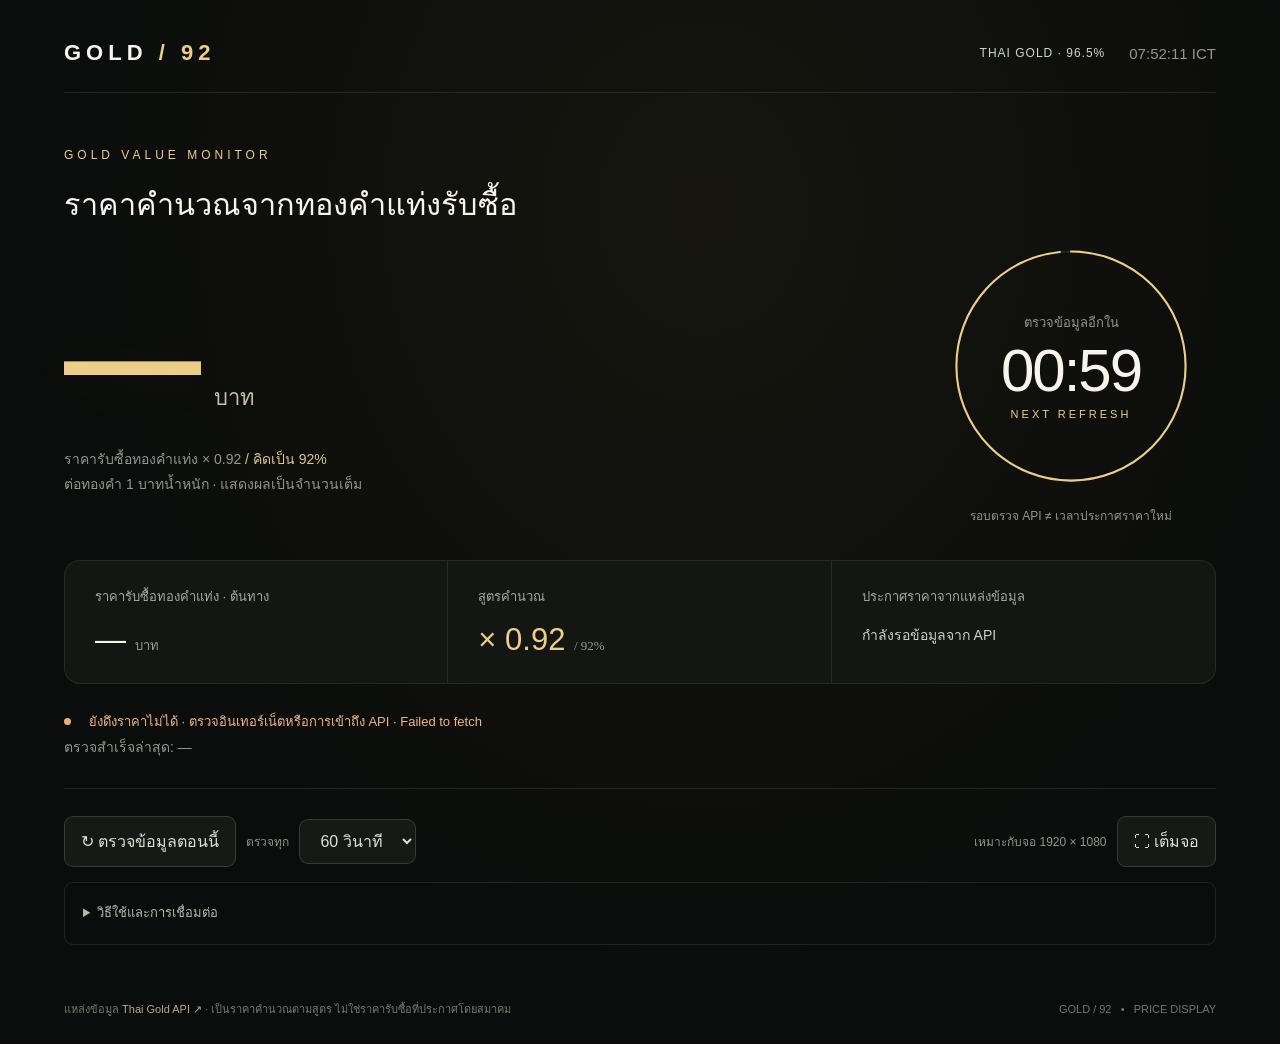
<file: Gold_Countdown.html>
<!doctype html>
<html lang="th"><head><meta charset="utf-8"><meta name="viewport" content="width=device-width,initial-scale=1"><title>GOLD / 92 — ราคาทอง</title>
<style>
:root{color-scheme:dark;--gold:#edce86;--muted:#94958e;--line:#ffffff16}*{box-sizing:border-box}body{margin:0;background:#0b0d0c;color:#f6f4eb;font-family:Tahoma,'Segoe UI',sans-serif;min-height:100vh;background-image:radial-gradient(ellipse at 55% 20%,#a4813512,transparent 65%)}button,select{font:inherit}button,select{color:#dfdfd3;border:1px solid #ffffff24;background:#161a17;padding:12px 16px;border-radius:9px;cursor:pointer}button:hover,select:hover{border-color:var(--gold)}button:focus-visible,select:focus-visible{outline:2px solid var(--gold);outline-offset:4px}button:disabled{opacity:.45;cursor:wait}.page{max-width:1600px;margin:auto;padding:40px 5vw 24px}header{display:flex;justify-content:space-between;align-items:center;padding-bottom:26px;border-bottom:1px solid var(--line)}.brand{font:600 22px 'Segoe UI',sans-serif;letter-spacing:5px}.brand b{color:var(--gold)}.stamp{display:flex;gap:24px;align-items:center}.tag{font-size:12px;letter-spacing:1px;color:#cbd7ca}.dot{display:inline-block;width:7px;height:7px;background:#98bd9b;border-radius:50%;margin-right:8px;box-shadow:0 0 14px #98bd9b55}#clock{font-variant-numeric:tabular-nums;font-size:15px;color:var(--muted)}main{padding:55px 0 30px}.eyebrow{color:var(--gold);font:12px 'Segoe UI',sans-serif;letter-spacing:4px;margin-bottom:18px}h1{font-weight:400;font-size:clamp(23px,2.4vw,42px);margin:0}.hero{display:grid;grid-template-columns:1fr 290px;gap:40px;align-items:center;margin-top:12px}.price-line{display:flex;align-items:baseline;gap:20px}.price{font-family:'Segoe UI',Tahoma,sans-serif;font-weight:600;font-size:clamp(75px,10.7vw,180px);letter-spacing:-7px;line-height:1.3;font-variant-numeric:tabular-nums;color:var(--gold);text-shadow:0 5px 50px #d8b76b13}.unit{font-size:22px;color:#c3bda9}.hint{font-size:14px;color:var(--muted);line-height:1.8}.pulse{animation:pricePulse 1s ease}@keyframes pricePulse{40%{text-shadow:0 0 50px #f0d89088;color:#fff0c1}}.ring{position:relative;width:250px;height:250px;margin:auto}.ring svg{width:100%;height:100%;transform:rotate(-90deg)}.track,.arc{fill:none;stroke-width:2}.track{stroke:#ffffff13}.arc{stroke:var(--gold);stroke-linecap:round;stroke-dasharray:691.151;transition:stroke-dashoffset .5s linear}.ring-inner{position:absolute;inset:0;display:flex;align-items:center;justify-content:center;flex-direction:column}.ring-label{color:var(--muted);font-size:13px}.timer{font:300 60px 'Segoe UI',sans-serif;letter-spacing:-2px;margin:3px 0;font-variant-numeric:tabular-nums}.seconds{font:11px 'Segoe UI',sans-serif;letter-spacing:3px;color:var(--gold)}.timer-note{text-align:center;color:var(--muted);font-size:12px;margin-top:15px}.cards{display:grid;grid-template-columns:1fr 1fr 1fr;margin-top:35px;border:1px solid var(--line);border-radius:16px;overflow:hidden;background:#131612}.card{padding:25px 30px;border-right:1px solid var(--line)}.card:last-child{border-right:0}.label{font-size:13px;color:#a8aaa0;margin-bottom:15px}.value{font:400 31px 'Segoe UI',Tahoma,sans-serif}.value small{font:13px Tahoma;color:#999e90}.formula{color:var(--gold)}.meta{font-size:14px;line-height:1.9;color:#d0d1c4}.statusline{display:flex;align-items:center;gap:10px;margin-top:23px;min-height:28px;font-size:13px;color:#aebda9}.statusline.error{color:#f1b582}.statusline.loading{color:#d8ccaa}.statusline .dot{flex-shrink:0}.statusline.error .dot{background:#eeac73;box-shadow:none}.controls{display:flex;gap:10px;align-items:center;flex-wrap:wrap;padding-top:27px;border-top:1px solid var(--line);margin-top:28px}.controls label{font-size:12px;color:var(--muted)}.spacer{flex:1}.shortcut{font-size:12px;color:var(--muted)}footer{display:flex;justify-content:space-between;gap:20px;align-items:center;font-size:11px;line-height:1.8;color:#72786e;margin-top:25px}a{color:#b7aa86;text-decoration:none}a:hover{text-decoration:underline}.hidden{display:none}.help{border:1px solid var(--line);padding:18px;color:#b4b8aa;border-radius:9px;margin-top:15px;font-size:13px;line-height:1.9}.help summary{cursor:pointer}@media(min-width:1800px){.page{padding-top:55px}main{padding-top:75px}.hero{margin-top:30px}.cards{margin-top:55px}}@media(max-width:850px){.page{padding:24px}.hero{grid-template-columns:1fr}.price{letter-spacing:-4px;font-size:clamp(65px,17vw,125px)}.ring{width:190px;height:190px}.cards{grid-template-columns:1fr}.card{border-right:0;border-bottom:1px solid var(--line)}.card:last-child{border-bottom:0}.stamp{gap:8px;flex-direction:column;align-items:flex-end}.brand{font-size:18px}.unit{font-size:16px}.shortcut{display:none}main{padding-top:35px}footer{flex-direction:column;align-items:flex-start}.hero{gap:28px}}@media(prefers-reduced-motion:reduce){*{animation:none!important;transition:none!important}}
</style></head><body><div class="page"><header><div class="brand">GOLD <b>/ 92</b></div><div class="stamp"><span class="tag">THAI GOLD · 96.5%</span><time id="clock">--:--:--</time></div></header><main><div class="eyebrow">GOLD VALUE MONITOR</div><h1>ราคาคำนวณจากทองคำแท่งรับซื้อ</h1><section class="hero" aria-label="ราคาคำนวณและรอบตรวจข้อมูล"><div><div class="price-line"><div id="price" class="price">—</div><span class="unit">บาท</span></div><div class="hint">ราคารับซื้อทองคำแท่ง × 0.92 <span style="color:#d9c590">/ คิดเป็น 92%</span><br>ต่อทองคำ 1 บาทน้ำหนัก · แสดงผลเป็นจำนวนเต็ม</div></div><div><div class="ring"><svg viewBox="0 0 240 240" aria-hidden="true"><circle class="track" cx="120" cy="120" r="110"/><circle id="arc" class="arc" cx="120" cy="120" r="110"/></svg><div class="ring-inner"><span class="ring-label" id="countlabel">ตรวจข้อมูลอีกใน</span><div id="timer" class="timer">01:00</div><span class="seconds">NEXT REFRESH</span></div></div><div class="timer-note">รอบตรวจ API ≠ เวลาประกาศราคาใหม่</div></div></section><div class="cards"><article class="card"><div class="label">ราคารับซื้อทองคำแท่ง · ต้นทาง</div><div class="value"><span id="buy">—</span> <small>บาท</small></div></article><article class="card"><div class="label">สูตรคำนวณ</div><div class="value formula">× 0.92 <small>/ 92%</small></div></article><article class="card"><div class="label">ประกาศราคาจากแหล่งข้อมูล</div><div class="meta" id="sourceTime">กำลังรอข้อมูลจาก API</div></article></div><div id="statusbox" class="statusline loading" role="status" aria-live="polite"><i class="dot"></i><span id="status">กำลังเชื่อมต่อแหล่งข้อมูล…</span></div><div class="hint" id="checked">ตรวจสำเร็จล่าสุด: —</div><div class="controls"><button id="refresh">↻ ตรวจข้อมูลตอนนี้</button><label for="interval">ตรวจทุก</label><select id="interval"><option value="30">30 วินาที</option><option value="60" selected>60 วินาที</option><option value="120">2 นาที</option><option value="300">5 นาที</option></select><div class="spacer"></div><span class="shortcut">เหมาะกับจอ 1920 × 1080</span><button id="fullscreen">⛶ เต็มจอ</button></div><details class="help"><summary>วิธีใช้และการเชื่อมต่อ</summary>เปิดไฟล์นี้ด้วย Chrome หรือ Edge และเชื่อมต่ออินเทอร์เน็ต ไม่ต้องติดตั้งโปรแกรมเพิ่ม<br>ปุ่มเต็มจอเหมาะสำหรับต่อ HDMI ไปทีวี กด Esc เพื่อออก<br>หากเชื่อมต่อไม่ได้ ระบบจะเก็บราคาที่ดึงสำเร็จไว้ พร้อมแจ้งว่าเป็นข้อมูลเก่า โดยไม่สร้างราคาตัวอย่างขึ้นมาแทน<br>ราคาแสดงปัดใกล้เคียงเป็นบาท สูตรคำนวณคือ 92% ของราคารับซื้อทองคำแท่ง ไม่ใช่ 0.92%<br>หากเว็บ API หยุดทำงานหรือเปลี่ยนการอนุญาตเข้าถึง จะต้องปรับแหล่งข้อมูล</details></main><footer><span>แหล่งข้อมูล <a href="https://api.chnwt.dev/thai-gold-api/latest" target="_blank" rel="noopener">Thai Gold API ↗</a> · เป็นราคาคำนวณตามสูตร ไม่ใช่ราคารับซื้อที่ประกาศโดยสมาคม</span><span>GOLD / 92 &nbsp; • &nbsp; PRICE DISPLAY</span></footer></div>
<script>
'use strict';
const API='https://api.chnwt.dev/thai-gold-api/latest';
const el=id=>document.getElementById(id), money=new Intl.NumberFormat('en-US',{maximumFractionDigits:0}),dec=new Intl.NumberFormat('en-US',{minimumFractionDigits:2,maximumFractionDigits:2});
let interval=60, deadline=Date.now()+60000, busy=false,last=null,lastChecked=0;
const thaiTime=ts=>new Intl.DateTimeFormat('th-TH',{timeZone:'Asia/Bangkok',day:'numeric',month:'short',year:'numeric',hour:'2-digit',minute:'2-digit',second:'2-digit'}).format(ts);
function parseData(data){
 if(data?.status!=='success')throw Error('API ไม่ได้ส่งสถานะสำเร็จ');
 const r=data.response,raw=r?.price?.gold_bar?.buy;
 if(typeof raw!=='string'&&typeof raw!=='number')throw Error('ไม่พบราคารับซื้อทองคำแท่ง');
 const str=String(raw).trim();if(!/^(?:\d{1,3}(?:,\d{3})+|\d+)(?:\.\d{1,2})?$/.test(str))throw Error('รูปแบบราคาไม่ถูกต้อง');
 const buy=Number(str.replaceAll(',',''));if(!Number.isFinite(buy)||buy<=0)throw Error('ราคาไม่ถูกต้อง');
 if(typeof r.update_date!=='string'||typeof r.update_time!=='string')throw Error('ไม่พบเวลาประกาศ');
 return {buy,date:r.update_date,time:r.update_time};
}
function state(type,text){el('statusbox').className='statusline '+type;el('status').textContent=text;}
function display(r){const changed=last&&last.buy!==r.buy;el('buy').textContent=dec.format(r.buy);el('price').textContent=money.format(Math.round((r.buy+Number.EPSILON)*.92));el('sourceTime').textContent=r.date+' · '+r.time;if(changed){el('price').classList.remove('pulse');void el('price').offsetWidth;el('price').classList.add('pulse')}last=r;}
async function refresh(){
 if(busy)return;busy=true;el('refresh').disabled=true;state('loading','กำลังตรวจข้อมูลจาก API…');
 const controller=new AbortController(),timeout=setTimeout(()=>controller.abort(),12000);
 try{const response=await fetch(API,{signal:controller.signal,cache:'no-store'});if(!response.ok)throw Error('HTTP '+response.status);const r=parseData(await response.json());display(r);lastChecked=Date.now();el('checked').textContent='ตรวจสำเร็จล่าสุด: '+thaiTime(lastChecked);state('','เชื่อมต่อสำเร็จ · แสดงราคาตามวันและเวลาประกาศด้านบน');try{localStorage.setItem('gold92_last',JSON.stringify({r,checked:lastChecked}))}catch{}}
 catch(error){state('error',(last?'อัปเดตไม่สำเร็จ · กำลังแสดงข้อมูลเก่าที่ดึงสำเร็จล่าสุด':'ยังดึงราคาไม่ได้ · ตรวจอินเทอร์เน็ตหรือการเข้าถึง API')+' · '+(error.name==='AbortError'?'หมดเวลารอ 12 วินาที':error.message));}
 finally{clearTimeout(timeout);busy=false;el('refresh').disabled=false;deadline=Date.now()+interval*1000;tick();}
}
function tick(){el('clock').textContent=new Intl.DateTimeFormat('en-GB',{timeZone:'Asia/Bangkok',hour:'2-digit',minute:'2-digit',second:'2-digit'}).format(new Date())+' ICT';const left=Math.max(0,Math.ceil((deadline-Date.now())/1000));el('timer').textContent=busy?'···':String(Math.floor(left/60)).padStart(2,'0')+':'+String(left%60).padStart(2,'0');el('countlabel').textContent=busy?'กำลังตรวจข้อมูล':'ตรวจข้อมูลอีกใน';el('arc').style.strokeDashoffset=String(691.151*(1-Math.min(1,left/interval)));if(!busy&&left===0)refresh();}
el('refresh').onclick=refresh;el('interval').onchange=()=>{interval=Number(el('interval').value);deadline=Date.now()+interval*1000;tick()};el('fullscreen').onclick=async()=>{try{if(document.fullscreenElement)await document.exitFullscreen();else await document.documentElement.requestFullscreen()}catch{state('error','เบราว์เซอร์ไม่อนุญาตเต็มจอ ใช้ปุ่ม F11 แทนได้')}};
try{const saved=JSON.parse(localStorage.getItem('gold92_last'));if(saved&&Number.isFinite(saved.checked)&&saved.checked<=Date.now()){const r=parseData({status:'success',response:{price:{gold_bar:{buy:saved.r.buy}},update_date:saved.r.date,update_time:saved.r.time}});display(r);lastChecked=saved.checked;el('checked').textContent='ตรวจสำเร็จล่าสุด: '+thaiTime(lastChecked)+' (ข้อมูลที่บันทึกไว้)'}}catch{}
document.addEventListener('visibilitychange',()=>{if(!document.hidden)tick()});tick();refresh();setInterval(tick,250);
</script></body></html>
</file>
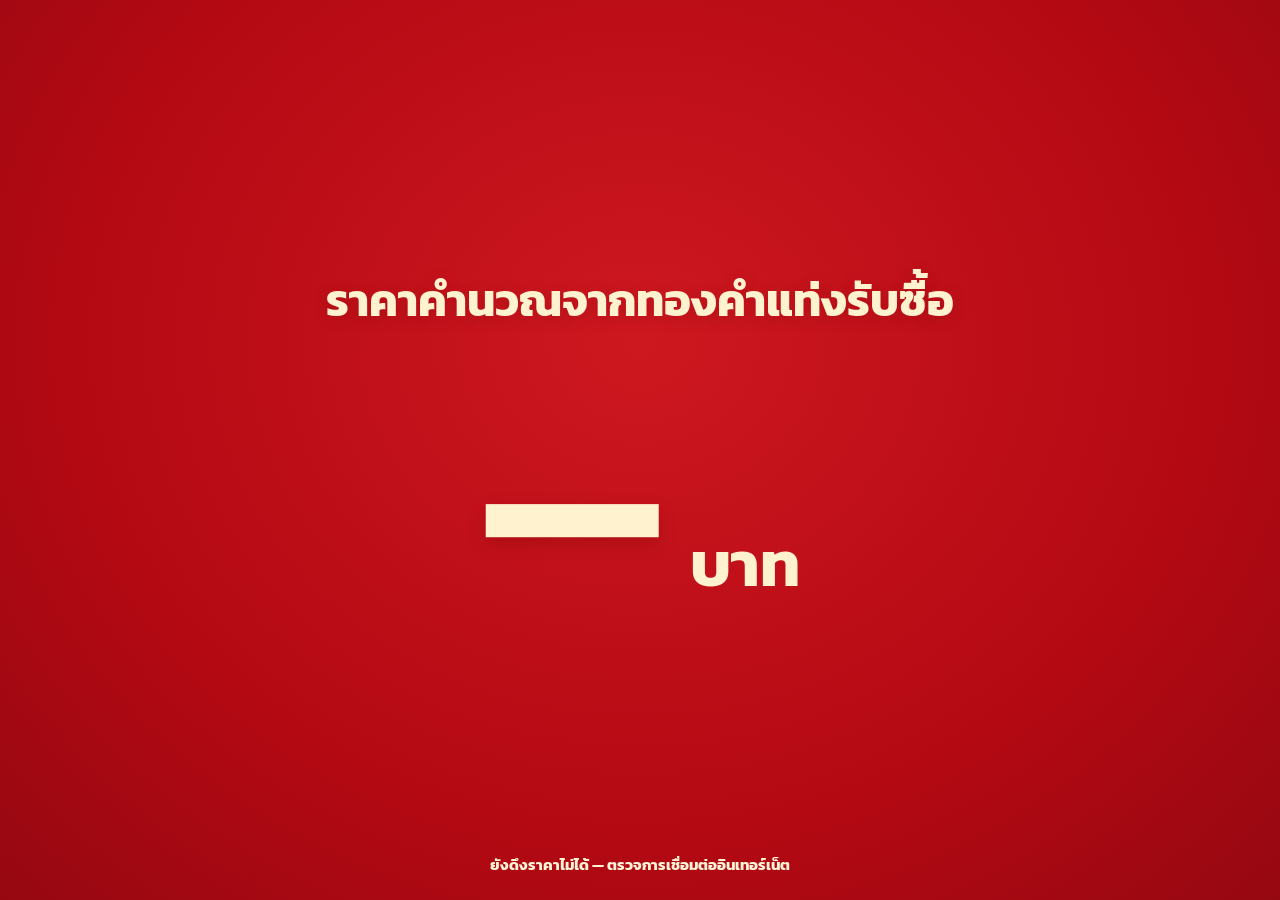
<file: Gold_Countdown2.html>
<!doctype html>
<html lang="th">
<head>
<meta charset="utf-8"><meta name="viewport" content="width=device-width, initial-scale=1">
<title>ราคาคำนวณจากทองคำแท่งรับซื้อ</title>
<style>
@font-face{font-family:'Kanit';font-style:normal;font-weight:700;font-display:swap;src:url([data-uri]) format('truetype')}

/* ออกแบบสำหรับจอ Full HD 1920 × 1080; ปรับตามขนาดหน้าจออัตโนมัติ */
:root{color-scheme:dark;--red:#b40913;--cream:#fff2cf}
*{box-sizing:border-box}html,body{margin:0;width:100%;height:100%;overflow:hidden}
body{background:var(--red);background:radial-gradient(ellipse at 50% 38%,#ce1820 0%,#b40913 62%,#960811 100%);color:var(--cream);font-family:'Kanit',Tahoma,sans-serif}
main{width:100vw;height:100dvh;display:flex;flex-direction:column;align-items:center;justify-content:center;padding:5vw;gap:clamp(24px,5vh,70px);text-align:center}
h1{margin:0;font-size:clamp(20px,3.5vw,76px);font-weight:700;line-height:1.5;text-shadow:0 3px 16px #65000030}
.amount{display:flex;align-items:baseline;justify-content:center;gap:clamp(12px,2.6vw,55px);white-space:nowrap}
#price{font-family:'Kanit',Tahoma,sans-serif;font-size:clamp(64px,18vw,365px);line-height:1.1;font-weight:700;font-variant-numeric:tabular-nums;letter-spacing:-.035em;text-shadow:0 7px 18px #66000035}
.unit{font-size:clamp(25px,5vw,110px);font-weight:700}
#warning{position:fixed;bottom:24px;left:5%;right:5%;margin:0;color:#fff3d6;font-size:clamp(12px,1.2vw,24px);line-height:1.5;text-align:center}
[hidden]{display:none!important}
@media(max-aspect-ratio:1/1){h1{font-size:5.5vw}.amount{gap:3vw}#price{font-size:21vw}.unit{font-size:7vw}}
</style>
</head>
<body>
<main><h1>ราคาคำนวณจากทองคำแท่งรับซื้อ</h1><div class="amount" aria-label="ราคาคำนวณเป็นบาท"><span id="price" aria-live="polite">—</span><span class="unit">บาท</span></div></main>
<p id="warning" role="status" hidden></p>
<script>
'use strict';
// สูตร: ราคารับซื้อทองคำแท่ง × 0.92 (92%) ไม่ใช่ 0.92%
// ตรวจข้อมูลทุก 60 วินาที โดยไม่แสดงตัวจับเวลา/ปุ่มบนหน้าจอ
const API='https://api.chnwt.dev/thai-gold-api/latest';
const price=document.getElementById('price'),warning=document.getElementById('warning');
const format=new Intl.NumberFormat('en-US',{maximumFractionDigits:0});
let busy=false,lastSuccess=null,lastSource='';
function calculate(data){
 if(data?.status!=='success')throw Error('API ไม่สำเร็จ');
 const r=data.response,raw=r?.price?.gold_bar?.buy;
 if(typeof raw!=='string'&&typeof raw!=='number')throw Error('ไม่พบราคา');
 const str=String(raw).trim();
 if(!/^(?:\d{1,3}(?:,\d{3})+|\d+)(?:\.\d{1,2})?$/.test(str))throw Error('ราคาไม่ถูกต้อง');
 const buy=Number(str.replaceAll(',',''));
 if(!Number.isFinite(buy)||buy<=0)throw Error('ราคาไม่ถูกต้อง');
 return {amount:Math.round(buy*.92),source:[r.update_date,r.update_time].filter(x=>typeof x==='string').join(' ')};
}
async function refresh(){
 if(busy)return;busy=true;
 const controller=new AbortController(),timeout=setTimeout(()=>controller.abort(),12000);
 try{
 const response=await fetch(API,{signal:controller.signal,cache:'no-store'});
 if(!response.ok)throw Error('HTTP '+response.status);
 const result=calculate(await response.json());
 price.textContent=format.format(result.amount);lastSuccess=new Date();lastSource=result.source;
 price.title='ประกาศต้นทาง: '+lastSource;warning.hidden=true;
 }catch(error){
 warning.textContent=lastSuccess?'อัปเดตไม่สำเร็จ — แสดงข้อมูลเดิมจาก '+(lastSource||lastSuccess.toLocaleString('th-TH')):'ยังดึงราคาไม่ได้ — ตรวจการเชื่อมต่ออินเทอร์เน็ต';warning.hidden=false;
 }finally{clearTimeout(timeout);busy=false;}
}
refresh();setInterval(refresh,60000);
document.addEventListener('visibilitychange',()=>{if(!document.hidden)refresh()});
// ดับเบิลคลิกที่หน้าจอเพื่อเปิด/ปิดเต็มจอ หรือกด F11 ใน Chrome / Edge
 document.addEventListener('dblclick',async()=>{try{if(document.fullscreenElement)await document.exitFullscreen();else await document.documentElement.requestFullscreen()}catch{}});
</script>
</body></html>
</file>
